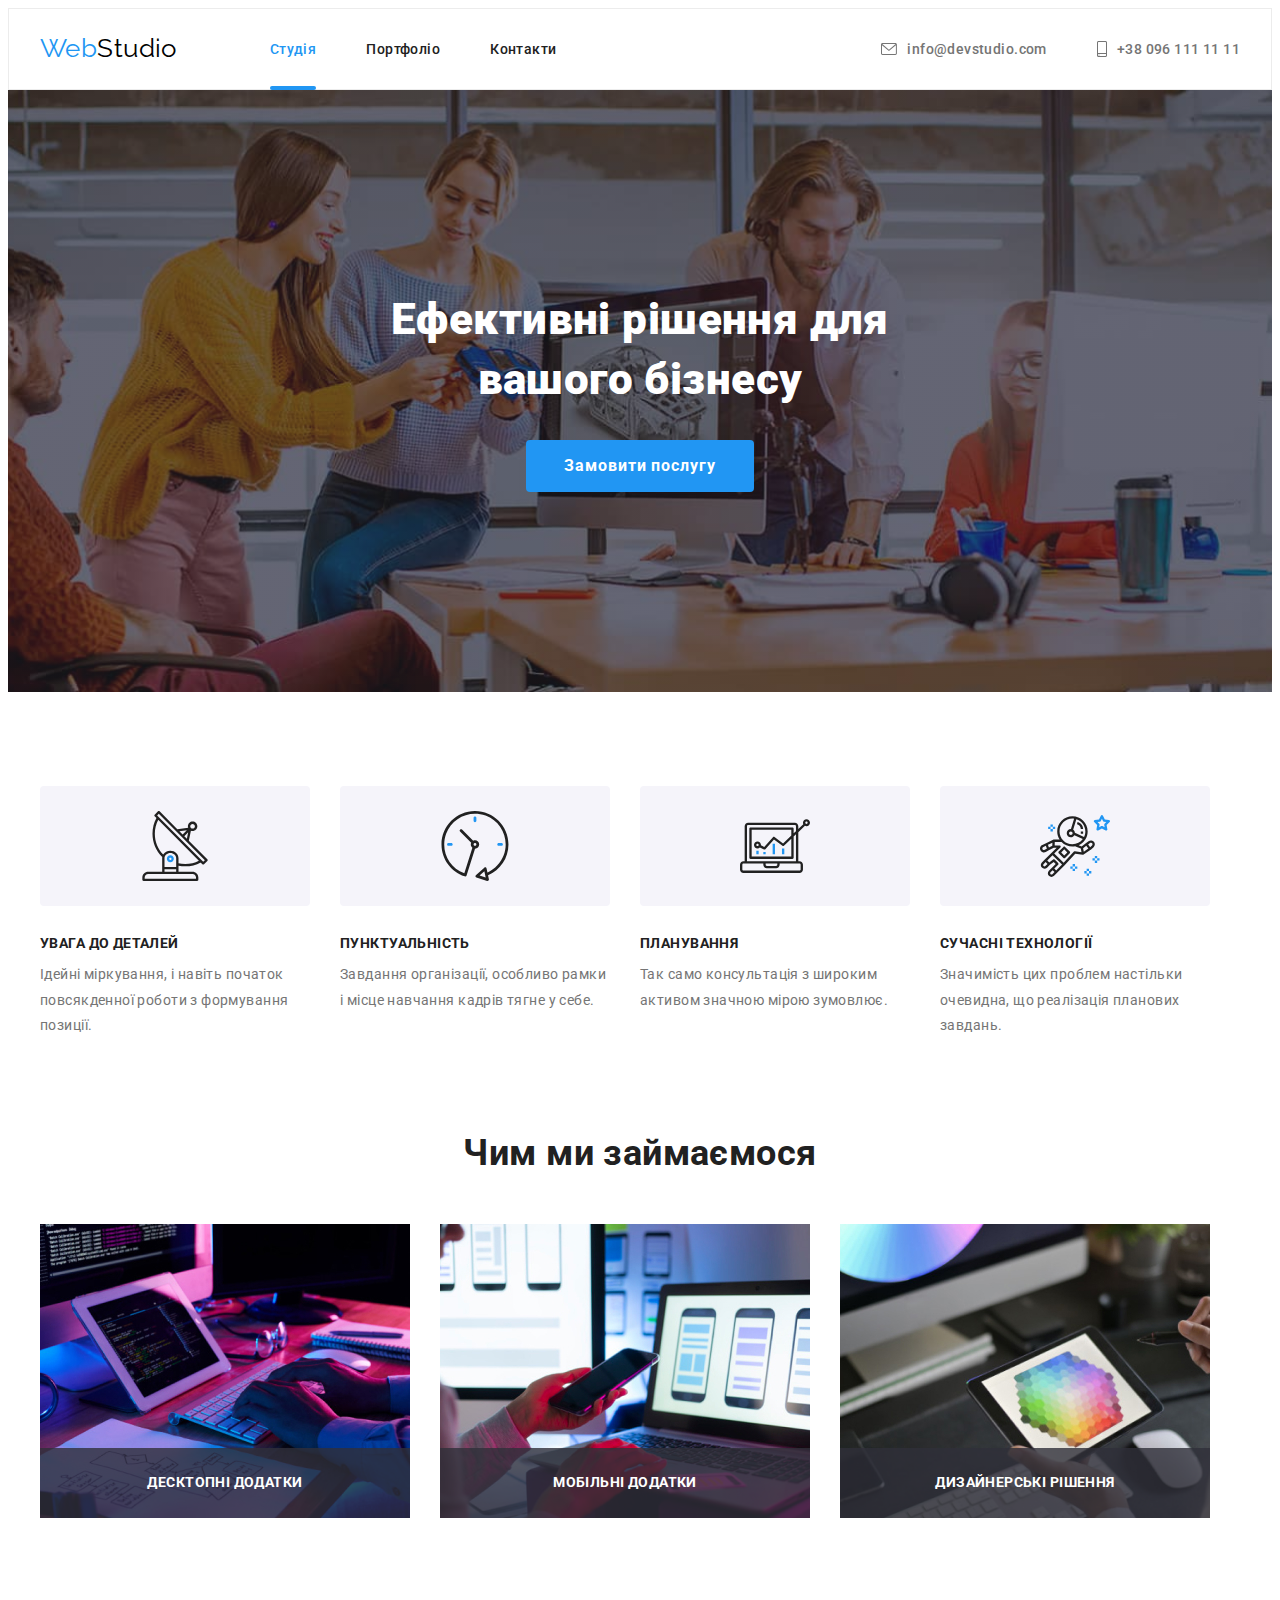
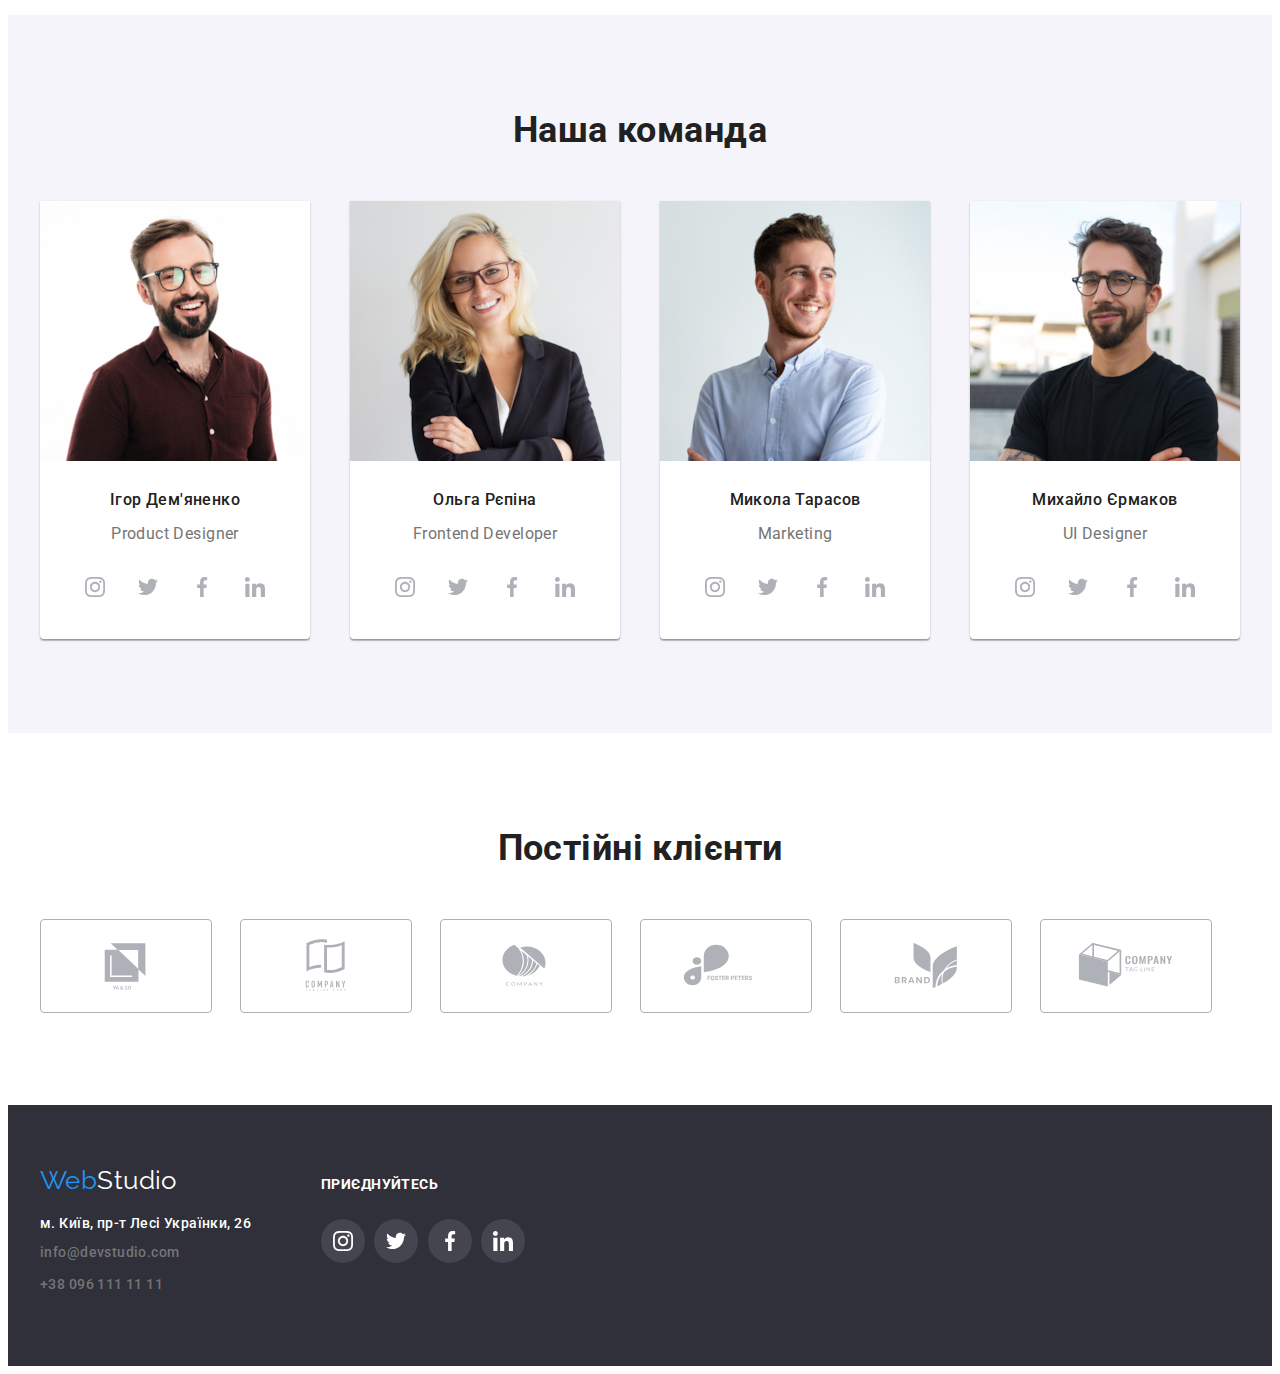
<file: index.html>
<!DOCTYPE html>
<html lang="uk">
  <head>
    <meta charset="UTF-8" />
    <meta http-equiv="X-UA-Compatible" content="IE=edge" />
    <meta name="viewport" content="width=device-width, initial-scale=1.0" />
    <link rel="preconnect" href="https://fonts.googleapis.com" />
    <link rel="preconnect" href="https://fonts.gstatic.com" crossorigin />
    <link
      href="https://fonts.googleapis.com/css2?family=Raleway:wght@700&family=Roboto:wght@400;500;700;900&display=swap"
      rel="stylesheet"
    />
    <link
      rel="stylesheet"
      href="https://cdnjs.cloudflare.com/ajax/libs/modern-normalize/1.1.0/modern-normalize.min.css"
      integrity="sha512-wpPYUAdjBVSE4KJnH1VR1HeZfpl1ub8YT/NKx4PuQ5NmX2tKuGu6U/JRp5y+Y8XG2tV+wKQpNHVUX03MfMFn9Q=="
      crossorigin="anonymous"
      referrerpolicy="no-referrer"
    />
    <link rel="stylesheet" href="./css/styles.css" />
    <title>Document</title>
  </head>

  <body>
<!--Header-->
    <header class="line">
      <div class="container main-nav">
        <a class="logo" href="./index.html" lang="en"
          >Web<span class="logo-studio">Studio</span></a
        >
        <nav>
          <ul class="site-nav">
            <li class="item">
              <a class="current-navigation" href="./index.html"> Студія</a>
            </li>
            <li class="item">
              <a class="navigation" href="./portfolio.html"> Портфоліо</a>
            </li>
            <li class="item">
              <a class="navigation" href="contacts"> Контакти</a>
            </li>
          </ul>
        </nav>
        <ul class="contact-nav">
          <li class="item">
            <a class="contacts" href="mailto:info@devstudio.com">
             <svg width=16 height=12 class="button-icon">
              <use href="./images/icons.svg#mail"></use>
             </svg>
              info@devstudio.com</a>
          </li>
          <li class="item">
            <a class="contacts" href="tel:+380961111111">
              <svg width=10 height=16 class="button-icon">
                <use href="./images/icons.svg#smartphone"></use>
              </svg> +38 096 111 11 11</a>
          </li>
        </ul>
      </div>
    </header>

<!--Main content-->
    <main>
<!--Hero-->
      <section class="hero">
        <h1 class="hero-title">Ефективні рішення для <br />вашого бізнесу</h1>
        <button type="button" class="hero-button" data-modal-open >Замовити послугу</button>
        <div class="backdrop is-hidden" data-modal>
          <div class="modal">
           <button class="modal-close" data-modal-close><svg width="18" height="18">
            <use href="./images/icons.svg#close"></use>
           </svg></button>
          </div>
        </div>
       
      </section>

<!-- Переваги -->
      <section class="sections">
        <div class="container">
          <h2 class="visually-hidden">Переваги</h2>
          <ul class="features-list">
            <li class="item">
              <div class="features-item">
                <svg width="70" height="70" class="features-icon">
                  <use href="./images/icons.svg#antenna"></use>
                </svg></div>
                <h3 class="features">увага до деталей</h3>
                    <p class="features-text">
                 Ідейні міркування, і навіть початок повсякденної роботи з
                 формування позиції.
                   </p>
            </li>
            <li class="item">
             <div class="features-item">
              <svg width="70" height="70" class="features-icon">
                <use href="./images/icons.svg#clock"></use>
              </svg>
             </div> 
             <h3 class="features">пунктуальність</h3>
              <p class="features-text">
                Завдання організації, особливо рамки і місце навчання кадрів
                тягне у себе.
              </p>
            </li>
            <li class="item">
               <div class="features-item">
                <svg width="70" height="70" class="features-icon">
                <use href="./images/icons.svg#diagram"></use>
              </svg></div>
              <h3 class="features">планування</h3>
              <p class="features-text">
                Так само консультація з широким активом значною мірою зумовлює.
              </p>
            </li>
            <li class="item">
              <div class="features-item">
                <svg width="70" height="70" class="features-icon">
                <use href="./images/icons.svg#astronaut"></use>
              </svg></div>
              <h3 class="features">сучасні технології</h3>
              <p class="features-text">
                Значимість цих проблем настільки очевидна, що реалізація
                планових завдань.
              </p>
            </li>
          </ul>
        </div>
      </section>

<!-- Опис діяльності -->
      <section class="sections item-section">
        <div class="container">
          <h2 class="title">Чим ми займаємося</h2>
          <ul class="about-item">
            <li class="item">
              <div class="img-about-item"><img 
                src="./images/feature/desctop.jpg"
                alt="Десктопні додатки"
                width="370"
              />
              <p class="img-text">десктопні додатки</p>
              </div>         
            </li>
            <li class="item">
              <div class="img-about-item"> <img
                src="./images/feature/apps.jpg"
                alt="мобільні додатки"
                width="370"
              />
              <p class="img-text">мобільні додатки</p>
              </div>
            </li>
            <li class="item">
              <div class="img-about-item"><img
                src="./images/feature/design.jpg"
                alt="дизайнерські рішення"
                width="370"
              />
              <p class="img-text">дизайнерські рішення</p>
              </div>
            </li>
          </ul>
        </div>
      </section>

<!--Команда-->
      <section class="sections team-bgc">
        <div class="container">
          <h2 class="title">Наша команда</h2>
          <ul class="about-team">
            <li class="item">
              <img
                src="./images/team/product.jpg"
                alt="Дизайнер продукту"
                width="270"
              />
              <div class="description">
                <h3 class="team">Ігор Дем'яненко</h3>
              <p>Product Designer</p>
            <ul class="team-socials">
              <li class="socials-item"><a class="social-link" href=""><svg class="socials-logo" width="20" height="20" ><use href="./images/icons.svg#instagram"></use></svg></a></li>
              <li class="socials-item"><a class="social-link" href=""><svg class="socials-logo" width="20" height="20"><use href="./images/icons.svg#twitter"></use></svg></a></li>
              <li class="socials-item"><a class="social-link" href=""><svg class="socials-logo" width="20" height="20"><use href="./images/icons.svg#facebook"></use></svg></a></li>
              <li class="socials-item"><a class="social-link" href=""><svg class="socials-logo" width="20" height="20"><use href="./images/icons.svg#linkedin"></use></svg></a></li>
            </ul></div>
            </li>
            <li class="item">
              <img
                src="./images/team/developer.jpg"
                alt="Фронтенд розробник"
                width="270"
              />
             <div class="description"> <h3 class="team">Ольга Рєпіна</h3>
              <p>Frontend Developer</p>
            <ul class="team-socials">
              <li class="socials-item"><a class="social-link" href=""><svg class="socials-logo" width="20" height="20" ><use href="./images/icons.svg#instagram"></use></svg></a></li>
              <li class="socials-item"><a class="social-link" href=""><svg class="socials-logo" width="20" height="20"><use href="./images/icons.svg#twitter"></use></svg></a></li>
              <li class="socials-item"><a class="social-link" href=""><svg class="socials-logo" width="20" height="20"><use href="./images/icons.svg#facebook"></use></svg></a></li>
              <li class="socials-item"><a class="social-link" href=""><svg class="socials-logo" width="20" height="20"><use href="./images/icons.svg#linkedin"></use></svg></a></li>
            </ul></div>
            </li>
            <li class="item">
              <img
                src="./images/team/marketing.jpg"
                alt="Маркетинг"
                width="270"
              />
              <div class="description"> 
                <h3 class="team">Микола Тарасов</h3>
              <p>Marketing</p>
            <ul class="team-socials">
              <li class="socials-item"><a class="social-link" href=""><svg class="socials-logo" width="20" height="20" ><use href="./images/icons.svg#instagram"></use></svg></a></li>
              <li class="socials-item"><a class="social-link" href=""><svg class="socials-logo" width="20" height="20"><use href="./images/icons.svg#twitter"></use></svg></a></li>
              <li class="socials-item"><a class="social-link" href=""><svg class="socials-logo" width="20" height="20"><use href="./images/icons.svg#facebook"></use></svg></a></li>
              <li class="socials-item"><a class="social-link" href=""><svg class="socials-logo" width="20" height="20"><use href="./images/icons.svg#linkedin"></use></svg></a></li>
            </ul></div>
              </li>
            <li class="item">
              <img
                src="./images/team/designer.jpg"
                alt="Дизайнер інтерфейсу"
                width="270"
              />
              <div class="description">
                <h3 class="team">Михайло Єрмаков</h3>
              <p>UI Designer</p>
            <ul class="team-socials">
              <li class="socials-item"><a class="social-link" href=""><svg class="socials-logo" width="20" height="20" ><use href="./images/icons.svg#instagram"></use></svg></a></li>
              <li class="socials-item"><a class="social-link" href=""><svg class="socials-logo" width="20" height="20"><use href="./images/icons.svg#twitter"></use></svg></a></li>
              <li class="socials-item"><a class="social-link" href=""><svg class="socials-logo" width="20" height="20"><use href="./images/icons.svg#facebook"></use></svg></a></li>
              <li class="socials-item"><a class="social-link" href=""><svg class="socials-logo" width="20" height="20"><use href="./images/icons.svg#linkedin"></use></svg></a></li>
            </ul></div>
            </li>
          </ul>
        </div>
      </section>
      <section class="sections">
        <div class="container">
          <h2 class="title">Постійні клієнти</h2>
        <ul class="clients-list">
          <li class="item"><a class="client"><svg class="clients-logo" width="106" height="60" >
            <use href="./images/icons.svg#logo-1"></use>
          </svg></a></li>
          <li class="item"><a class="client"><svg class="clients-logo" width="106" height="60">
            <use href="./images/icons.svg#logo-2"></use>
          </svg></a></li>
          <li class="item"><a class="client"><svg class="clients-logo" width="106" height="60">
            <use href="./images/icons.svg#logo-3"></use>
          </svg></a></li>
          <li class="item"><a class="client"><svg class="clients-logo" width="106" height="60">
            <use href="./images/icons.svg#logo-4"></use>
          </svg></a></li>
          <li class="item"><a class="client"><svg class="clients-logo" width="106" height="60">
            <use href="./images/icons.svg#logo-5"></use>
          </svg></a></li>
          <li class="item"><a class="client"><svg class="clients-logo" width="106" height="60">
            <use href="./images/icons.svg#logo-6"></use>
          </svg></a></li>
        </ul>
      </div>
      </section>
    </main>

<!-- Footer -->
    <footer class="footer">
      <div class="container footer-nav"> 
         <div class="footer-contacts" >  
          <a class="logo footer-logo" href="portfolio.html" lang="en"
          >Web<span class="logo-studio-footer">Studio</span></a>
       <address>
          <ul>
            <li>
              <a class="contact-footer address" href="#"> м. Київ, пр-т Лесі Українки, 26</a>
            </li>
            <li>
              <a class="contact-footer" href="mailto:info@devstudio.com">
                info@devstudio.com</a
              >
            </li>
            <li>
              <a class="contact-footer" href="tel:+380961111111">
                +38 096 111 11 11</a
              >
            </li>
          </ul>
        </address>
      </div> 
        <div class="socials">
          <p class="join">Приєднуйтесь</p>
        <ul class="footer-socials-list">
          <li class="socials-item"><a class="footers-social-link" href="#"><svg class="socials-logo" width="20" height="20" ><use href="./images/icons.svg#instagram"></use></svg></a></li>
          <li class="socials-item"><a class="footers-social-link" href="#"><svg class="socials-logo" width="20" height="20" ><use href="./images/icons.svg#twitter"></use></svg></a></li>
          <li class="socials-item"><a class="footers-social-link" href="#"><svg class="socials-logo" width="20" height="20" ><use href="./images/icons.svg#facebook"></use></svg></a></li>
          <li class="socials-item"><a class="footers-social-link" href="#"><svg class="socials-logo" width="20" height="20" ><use href="./images/icons.svg#linkedin"></use></svg></a></li>
        </ul>
      </div>  
      </div>
    </footer>
    <script src="./js/model.js"></script>
  </body>
</html>
</file>
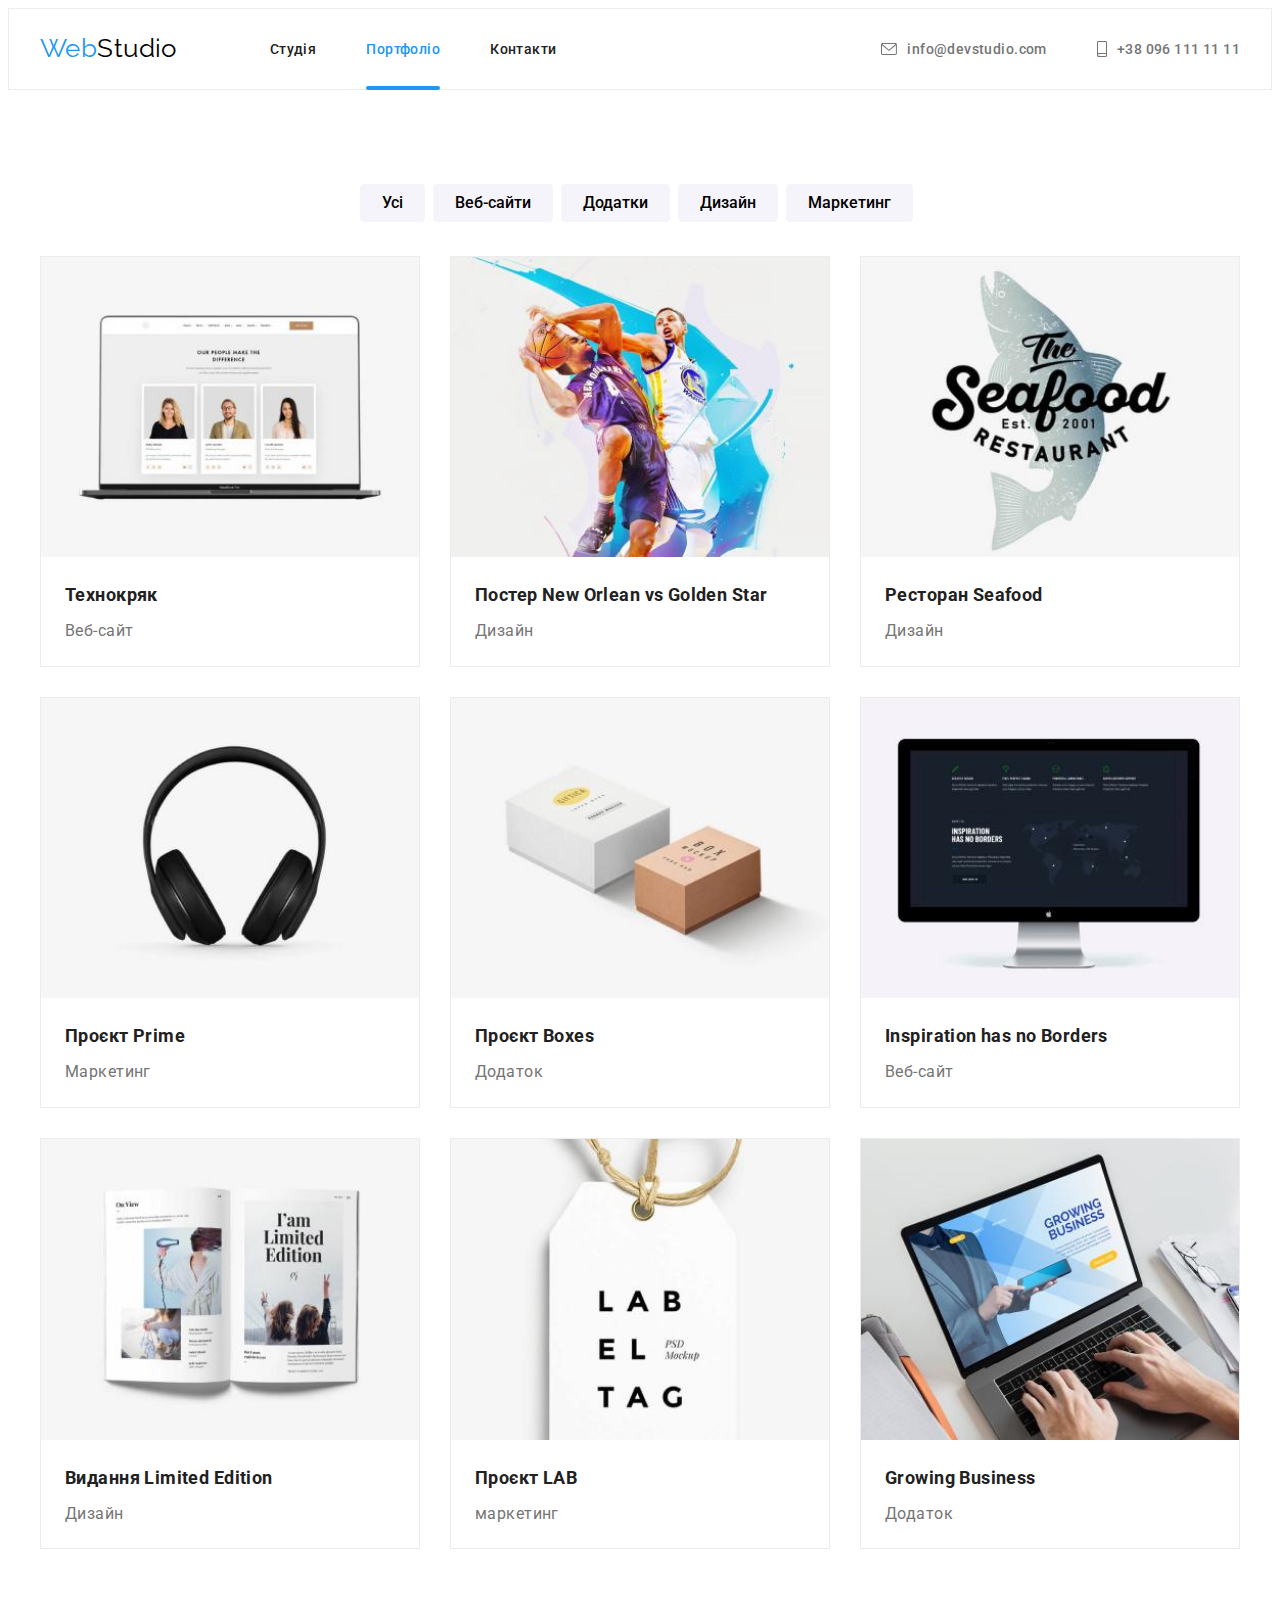
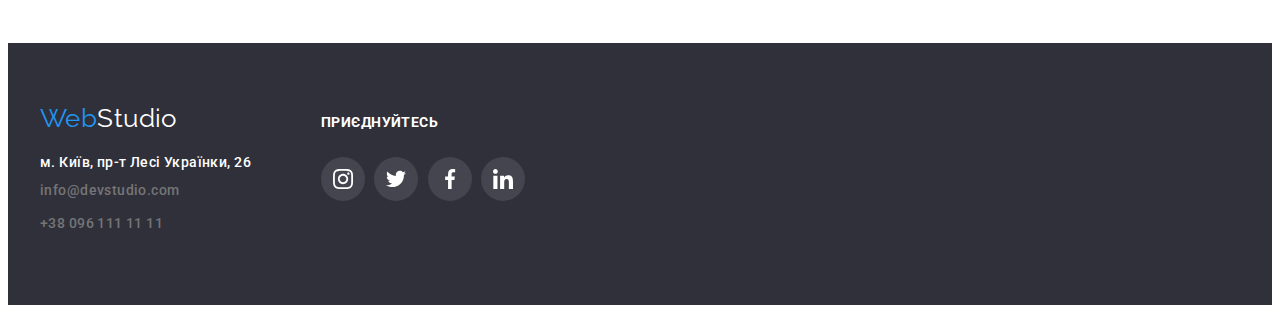
<file: portfolio.html>
<!DOCTYPE html>
<html lang="uk">
  <head>
    <meta charset="UTF-8" />
    <meta http-equiv="X-UA-Compatible" content="IE=edge" />
    <meta name="viewport" content="width=device-width, initial-scale=1.0" />
    <link rel="preconnect" href="https://fonts.googleapis.com" />
    <link rel="preconnect" href="https://fonts.gstatic.com" crossorigin />
    <link
      href="https://fonts.googleapis.com/css2?family=Raleway:wght@700&family=Roboto:wght@400;500;700;900&display=swap"
      rel="stylesheet"
    />
    <link
      rel="stylesheet"
      href="https://cdnjs.cloudflare.com/ajax/libs/modern-normalize/1.1.0/modern-normalize.min.css"
      integrity="sha512-wpPYUAdjBVSE4KJnH1VR1HeZfpl1ub8YT/NKx4PuQ5NmX2tKuGu6U/JRp5y+Y8XG2tV+wKQpNHVUX03MfMFn9Q=="
      crossorigin="anonymous"
      referrerpolicy="no-referrer"
    />
    <link rel="stylesheet" href="./css/styles.css" />
    <title>Портфоліо</title>
  </head>
  <body>
<!--Header-->
    <header class="line">
      <div class="container main-nav">
        <a class="logo" href="./index.html" lang="en"
          >Web<span class="logo-studio">Studio</span></a
        >
        <nav>
          <ul class="site-nav">
            <li class="item">
              <a class="navigation" href="./index.html"> Студія</a>
            </li>
            <li class="item">
              <a class="current-navigation" href="./portfolio.html">
                Портфоліо</a
              >
            </li>
            <li class="item">
              <a class="navigation" href="contacts"> Контакти</a>
            </li>
          </ul>
        </nav>
        <ul class="contact-nav">
          <li class="item">
            <a class="contacts" href="mailto:info@devstudio.com"
              > 
              <svg width=16 height=12 class="button-icon">
              <use href="./images/icons.svg#mail"></use>
             </svg>info@devstudio.com</a
            >
          </li>
          <li class="item">
            <a class="contacts" href="tel:+380961111111"><svg width=10 height=16 class="button-icon">
                <use href="./images/icons.svg#smartphone"></use>
              </svg> +38 096 111 11 11</a>
          </li>
        </ul>
      </div>
    </header>

<!--Main content-->
    <main>
      <section class="sections">
        <div class="container">
          <h1 class="visually-hidden">Портфоліо</h1>
          <ul class="buttons">
            <li><button class="button" type="button">Усі</button></li>
            <li><button class="button" type="button">Веб-сайти</button></li>
            <li><button class="button" type="button">Додатки</button></li>
            <li><button class="button" type="button">Дизайн</button></li>
            <li><button class="button" type="button">Маркетинг</button></li>
          </ul>

<!--Menu-->
          <ul class="cards">
           <li class="box">
            <a  class="box-link" href="#">
                <div class="box-overlay">
                  <img class="box-img"
                  src="./images/portfolio/technokryak.jpg"
                  alt="Макбук"
                  width="370"
                />
                <p class="overlay-text">Ресурс пропонує комплексні пропозиції з різним рівнем функціоналу та сервісів. Все це дозволить відвідувачу отримати вичерпні відомості про компанію чи приватну особу.</p>
              </div>
                <div class="box-content">
                  <h2 class="box-title">Технокряк</h2>
                <p>Веб-сайт</p>
              </div>
            </a>
            </li>
            <li  class="box">
              <a  class="box-link" href="#">
                <div class="box-overlay">
                <img
                  src="./images/portfolio/bascketball-players.jpg"
                  alt="баскетбольні гравці"
                  width="370"
                /> <p class="overlay-text">Ресурс пропонує комплексні пропозиції з різним рівнем функціоналу та сервісів. Все це дозволить відвідувачу отримати вичерпні відомості про компанію чи приватну особу.</p></div>
                <div class="box-content">
                  <h2 class="box-title">Постер New Orlean vs Golden Star</h2>
                <p>Дизайн</p></div></a>
            </li>
            <li class="box">
              <a  class="box-link" href="#">
              <div class="box-overlay">
                <img
                  src="./images/portfolio/seafood-restaurant.jpg"
                  alt="вивіска ресторану"
                  width="370"
                /> <p class="overlay-text">Ресурс пропонує комплексні пропозиції з різним рівнем функціоналу та сервісів. Все це дозволить відвідувачу отримати вичерпні відомості про компанію чи приватну особу.</p></div>
                <div class="box-content">
                  <h2 class="box-title">Ресторан Seafood</h2>
                <p>Дизайн</p></div></a>
            </li>
            <li class="box">
              <a  class="box-link" href="#">
             <div class="box-overlay">
                <img
                  src="./images/portfolio/headphones.jpg"
                  alt="навушники"
                  width="370"
                /> <p class="overlay-text">Ресурс пропонує комплексні пропозиції з різним рівнем функціоналу та сервісів. Все це дозволить відвідувачу отримати вичерпні відомості про компанію чи приватну особу.</p></div>
                <div class="box-content">
                  <h2 class="box-title">Проєкт Prime</h2>
                <p>Маркетинг</p></div></a>
            </li>
            <li class="box">
              <a  class="box-link" href="#">
                <div class="box-overlay">
             <img
                  src="./images/portfolio/boxes.jpg"
                  alt="коробки"
                  width="370"
                /> <p class="overlay-text">Ресурс пропонує комплексні пропозиції з різним рівнем функціоналу та сервісів. Все це дозволить відвідувачу отримати вичерпні відомості про компанію чи приватну особу.</p></div>
                <div class="box-content">
                  <h2 class="box-title">Проєкт Boxes</h2>
                <p>Додаток</p></div></a>
            </li>
            <li class="box">
              <a  class="box-link" href="#">
              <div class="box-overlay">
                <img
                  src="./images/portfolio/mac.jpg"
                  alt="Макінтош"
                  width="370"
                /> <p class="overlay-text">Ресурс пропонує комплексні пропозиції з різним рівнем функціоналу та сервісів. Все це дозволить відвідувачу отримати вичерпні відомості про компанію чи приватну особу.</p></div>
                <div class="box-content">
                  <h2 class="box-title">Inspiration has no Borders</h2>
                <p>Веб-сайт</p></div></a>
            </li>
            <li class="box">
              <a  class="box-link" href="#">
              <div class="box-overlay">
                <img
                  src="./images/portfolio/book.jpg"
                  alt="books"
                  width="370"
                /> <p class="overlay-text">Ресурс пропонує комплексні пропозиції з різним рівнем функціоналу та сервісів. Все це дозволить відвідувачу отримати вичерпні відомості про компанію чи приватну особу.</p></div>
                <div class="box-content">
                  <h2 class="box-title">Видання Limited Edition</h2>
                <p>Дизайн</p></div></a>
            </li>
            <li class="box">
              <a  class="box-link" href="#">
              <div class="box-overlay">
                <img
                  src="./images/portfolio/label.jpg"
                  alt="етикетка"
                  width="370"
                /> <p class="overlay-text">Ресурс пропонує комплексні пропозиції з різним рівнем функціоналу та сервісів. Все це дозволить відвідувачу отримати вичерпні відомості про компанію чи приватну особу.</p></div>
                <div class="box-content">
                  <h2 class="box-title">Проєкт LAB</h2>
                <p>маркетинг</p></div></a>
            </li>
            <li class="box">
              <a  class="box-link" href="#">
              <div class="box-overlay">
                <img
                  src="./images/portfolio/browsing-business.jpg"
                  alt="макбук з бізнес сайтом на екрані"
                  width="370"
                /> <p class="overlay-text">Ресурс пропонує комплексні пропозиції з різним рівнем функціоналу та сервісів. Все це дозволить відвідувачу отримати вичерпні відомості про компанію чи приватну особу.</p></div>
                <div class="box-content">
                  <h2 class="box-title">Growing Business</h2>
                <p>Додаток</p></div></a>
            </li>
          </ul>
        </div>
      </section>
    </main>
    
<!-- Footer -->
     <footer class="footer">
      <div class="container footer-nav"> 
         <div class="footer-contacts" >  
          <a class="logo footer-logo" href="portfolio.html" lang="en"
          >Web<span class="logo-studio-footer">Studio</span></a>
       <address>
          <ul>
            <li>
              <a class="contact-footer address" href="#"> м. Київ, пр-т Лесі Українки, 26</a>
            </li>
            <li>
              <a class="contact-footer" href="mailto:info@devstudio.com">
                info@devstudio.com</a
              >
            </li>
            <li>
              <a class="contact-footer" href="tel:+380961111111">
                +38 096 111 11 11</a
              >
            </li>
          </ul>
        </address>
      </div> 
        <div class="socials">
          <p class="join">Приєднуйтесь</p>
        <ul class="footer-socials-list">
          <li class="socials-item"><a class="footers-social-link" href="#"><svg class="socials-logo" width="20" height="20" ><use href="./images/icons.svg#instagram"></use></svg></a></li>
          <li class="socials-item"><a class="footers-social-link" href="#"><svg class="socials-logo" width="20" height="20" ><use href="./images/icons.svg#twitter"></use></svg></a></li>
          <li class="socials-item"><a class="footers-social-link" href="#"><svg class="socials-logo" width="20" height="20" ><use href="./images/icons.svg#facebook"></use></svg></a></li>
          <li class="socials-item"><a class="footers-social-link" href="#"><svg class="socials-logo" width="20" height="20" ><use href="./images/icons.svg#linkedin"></use></svg></a></li>
        </ul>
      </div>  
      </div>
    </footer>
  </body>
</html>
</file>
<file: css/styles.css>
:root {
  --primary-text-color: #212121;
  --accent-color: #2196f3;
  --primary-white-color: #ffffff;
  --background-color: #2f303a;
  --description-color: #757575;
  --main-line-height: 1.17;
  --main-font-weight: 500;
}

.html{
  box-sizing: border-box;
}

*,
*::before,
*::after{
  box-sizing: inherit;
}

body {
  font-family: "Roboto", sans-serif;
  background-color: var(--primary-white-color);
  color: var(--primary-text-color);

  font-size: 14px;
  letter-spacing: 0.03em;
}


a {
  text-decoration: none;
}

h1,h2,h3,p{
  margin: 0;
}

p{
  font-size: 16px;
  color: var(--description-color);
  line-height: 1.8;
}

ul{
  list-style-type: none;
  margin: 0;
  padding: 0;
}

img{
  display: block; 
  width: 100%; 
  height: auto;
}

.container{

  width: 1200px;
  padding-left: 15px;
  padding-right: 15px;
  margin-left: auto;
  margin-right: auto;
}

.sections{
  padding-top: 94px;
  padding-bottom: 94px;
}

.main-nav{
  display: flex;
  align-items: center;
}

.line{
  border: 1px solid #ECECEC;
}

.logo {
  padding-top: 24px;
  padding-bottom: 25px;

  font-family: "Raleway", sans-serif;
  color: var(--accent-color);
  font-size: 26px;
  line-height: var(--main-line-height);
  
}

.logo-studio {
  font-family: "Raleway", sans-serif;
  color: #000000;
  font-size: 26px;
  line-height: var(--main-line-height);
}

.site-nav .item + .item{
  margin-left: 50px;
}

.site-nav{
  display: flex;
  margin-left: 93px;
}

.button-icon{
  vertical-align: middle;
  margin-right: 10px;
  fill:currentColor;
}

.contacts {
  display: flex;
  padding-top: 32px;
  padding-bottom: 32px;
  align-items: center;

  color: var(--description-color);
  line-height: var(--main-line-height);
  font-weight: var(--main-font-weight);
  font-style: normal;
  transition-property: color;
  transition: transform 250ms cubic-bezier(0.4, 0, 0.2, 1);
}

.contacts:hover,
.contacts:focus {
  color: var(--accent-color);
  
}

.contact-nav{
  display: flex;
  margin-left: auto;
}

.contact-nav .item + .item {
  margin-left: 50px;
}

.navigation {
  display: flex;
  padding-top: 32px;
  padding-bottom: 32px;

  color: var(--primary-text-color);
  line-height: var(--main-line-height);
  font-weight: var(--main-font-weight);
  transition-property: color;
  transition: transform 250ms cubic-bezier(0.4, 0, 0.2, 1);
}

.navigation:hover,
.navigation:focus {
  color: var(--accent-color);
 
}

.current-navigation {
  position: relative;
  display: flex;
  padding-top: 32px;
  padding-bottom: 32px;

  color: var(--accent-color);
  font-weight: var(--main-font-weight);

}

.current-navigation::after{
  content: "";
  
  position: absolute;
  bottom: -1px;
  
  display: block;
  width: 100%;
  height: 4px;
  background-color: var(--accent-color);
  border-radius: 2px;

}

.buttons{
  justify-content: center;
  display: flex;
  margin-bottom: 34px;
}

.button {
  margin-right: 8px;
  cursor: pointer;
  padding: 6px 22px;

  font-family: inherit;
  font-weight: var(--main-font-weight);
  font-size: 16px;
  line-height: 1.6;
  text-align: center;

  background: #f5f4fa;
  border-radius: 4px;
  border: none; 
  transition-property: background-color;
  transition: transform 250ms cubic-bezier(0.4, 0, 0.2, 1);
  
}

.button:hover,
.button:focus {
  color: var(--primary-white-color);
  background: var(--accent-color);
  box-shadow: 0px 3px 1px rgba(0, 0, 0, 0.1), 0px 1px 2px rgba(0, 0, 0, 0.08), 0px 2px 2px rgba(0, 0, 0, 0.12);
  border-radius: 4px;
 
}

.hero {
  text-align: center;
  margin: 0 auto;
  max-width: 1600px;
  padding-top: 200px;
  padding-bottom: 200px;

  background: #C4C4C4;
  background-image: linear-gradient( to right ,
    rgba(47,48,58,0.4),
    rgba(47, 48, 58, 0.4)),
    url(../images/hero-bcg.jpg);
  background-repeat: no-repeat;
  background-position: center;
  background-size: cover;


}

.hero-title {
  
  margin: auto;
  margin-bottom: 30px;
  
  width: 696px;
  height: 120px;
  left: 452px;
  top: 280px;

  color: var(--primary-white-color);
  font-weight: 900;
  font-size: 44px;
  line-height: 1.36;
}


.hero-button {
  display: inline-flex;
  align-items: center;
  justify-content: center;
  cursor: pointer;
  text-align: center;

  color: var(--primary-white-color);
  font-family: inherit;
  font-weight: 700;
  font-size: 16px;
  line-height: 1.8;
  letter-spacing: 0.06em;

  background: #2196f3;
  border-radius: 4px;
  border: none;
  min-width: 216px;
  height: 50px;
  transition-property: background-color;
  transition: transform 250ms cubic-bezier(0.4, 0, 0.2, 1);
}

.hero-button:hover,
.hero-button:focus {
  background: #188ce8;
  box-shadow: 0px 4px 4px rgba(0, 0, 0, 0.15);
  
}

.backdrop{
  position: fixed;
  top: 0;
  left: 0;
  width: 100%;
  height: 100%;

  background-color: rgba(0, 0, 0, 0.2);
  opacity: 1;
  visibility: visible;
  transition: opacity 250ms cubic-bezier(0.4, 0, 0.2, 1),visibility 250ms cubic-bezier(0.4, 0, 0.2, 1);
}

.backdrop.is-hidden{
  visibility: hidden;
  opacity: 0;
  pointer-events: none;
}

.modal{
  position: absolute;
  top: 50%;
  left: 50%;
  transform: translate(-50%,-50%);
 
  width: 528px;
  height: 581px;
  
  background-color: #fff;
}

.modal-close {
  cursor: pointer;
  position: absolute;
  top: 8px;
  right: 8px;
  width: 30px;
  height: 30px;

  display: flex;
  align-items: center;
  justify-content: center;
  padding: 0;

  background: var(--primary-white-color);
  border: 1px solid rgba(0, 0, 0, 0.1);
  border-radius: 50%;
  transition-property: background-color;
  transition: transform 250ms cubic-bezier(0.4, 0, 0.2, 1);
}

.modal-close:hover,
.modal-close:focus{
  background-color: var(--accent-color);
}

.cards {
  display: flex;
  flex-wrap: wrap;
  gap: 30px;
}

.box {
  position: relative;

  border: 1px solid #ECECEC;
  flex: 1 1 calc(33.33% - 30px);
  box-sizing: border-box;
  
  line-height: 1.8;
}

.box-title {
  margin-bottom: 4px;

  color: var(--primary-text-color);
  font-size: 18px;
  line-height: 2;
}

.box-link{
  display: block;
  transition-property: box-shadow;
  transition: transform 250ms cubic-bezier(0.4, 0, 0.2, 1);
}


.box-link:hover,
.box-link:focus {
  box-shadow: 0px 3px 1px rgba(0, 0, 0, 0.1), 0px 1px 2px rgba(0, 0, 0, 0.08), 0px 2px 2px rgba(0, 0, 0, 0.12);
}

.box-img{
  display: block;
}

.box-overlay{
  position: relative;
  overflow: hidden;
}

.overlay-text{
  position: absolute;
  top: 0;
  left: 0;
  padding-top: 63px;
  padding-right: 24px;
  padding-bottom: 63px;
  padding-left: 24px;
  width: 100%;
  height: 100%;

  background: rgba(33, 150, 243, 0.9);
  font-size: 18px;
  line-height: 1.56;
  color: var(--primary-white-color);

 
  transform: translateY(100%);
  opacity: 0;
  transition-property: transform,opasity;
  transition: transform 250ms cubic-bezier(0.4, 0, 0.2, 1),
              opacity 250ms cubic-bezier(0.4, 0, 0.2, 1);
}

.box-link:hover .overlay-text,
.box-link:focus .overlay-text {
 transform: translateY(0%);
 opacity: 1;
}


.box-content{
  margin-left: 0;
  padding-top: 20px;
  padding-right: 24px;
  padding-bottom: 20px;
  padding-left: 24px;
}

.title {
  text-align: center;
  margin-bottom: 50px;
  font-size: 36px;
  line-height: var(--main-line-height);
}

.features-list{
  display: inline-flex;
  flex-wrap: wrap;
  justify-content: space-between;
}

.features-list .item{
  margin-right: 30px;
  width: 270px;
}

.features-list .item:last-child{
  margin-right: 0;
}

.features {
  margin: 0;
  margin-bottom: 10px;

  font-size: 14px;
  line-height: 1.14;
  text-transform: uppercase;
}

.features-item{
  display: flex;
  justify-content: center;
 
  width: 270px;
  height: 120px;
  margin-bottom: 30px;

  background-color: #F5F4FA;
  border-radius: 4px;
}

.features-icon{
  margin-top: 25px;
  margin-bottom: 25px;
}

.features-text{
  font-size: 14px;
}

.about-item{
  display: inline-flex;
  justify-content: center;
}

.about-item .item{
  display: block;
  width: 370px;
  margin-right: 30px;
}

.about-item .item:last-child{
  margin-right: 0;
}

.img-about-item{
  position: relative;
  display: block;
}

.img-text{
  position: absolute;
  display: flex;
  align-items: center;
  justify-content: center;
  width: 100%;
  height: 70px;
  left: 0;
  bottom: 0px;

  font-weight: 700;
  font-size: 14px;
  line-height: 1.14px;
  text-align: center;
  letter-spacing: 0.03em;
  text-transform: uppercase;
  
  background: rgba(47, 48, 58, 0.8);
  color: var(--primary-white-color);
}

.item-section{
  padding-top: 0;
}

.about-team {
  display: flex;
  justify-content: center;
  text-align: center;
}

.about-team .item{
  margin-right: 40px;
  width: 270px;

  background-color: var(--primary-white-color);
  box-shadow: 0px 1px 3px rgba(0, 0, 0, 0.12), 0px 1px 1px rgba(0, 0, 0, 0.14), 0px 2px 1px rgba(0, 0, 0, 0.2);
  border-radius: 0px 0px 4px 4px;
}

.about-team .item:last-child{
  margin-right: 0;
}

.description{
  padding-top: 30px;
  padding-bottom: 30px;
}

.team-bgc{
  background: #f5f4fa;
}

.team {
  margin-bottom: 10px;
  font-weight: var(--main-font-weight);
  font-size: 16px;
  line-height: var(--main-line-height);
}

.team-socials{
  display: inline-flex;
  width: 204px;
  margin-top: 16px;
  justify-content: space-between;
}

.socials-item{
  width: 44px;
  height: 44px;
}

.socials-item:last-child{
  margin-right: 0;
}

.social-link{
  width:100%;
  height:100%;
  display: flex;
  align-items: center;
  justify-content: center;
  background-color: var(--primary-white-color);
  border-radius: 50%;
  fill: #AFB1B8;
  color:var(--primary-white-color); 
  transition-property: background-color;
  transition: transform 250ms cubic-bezier(0.4, 0, 0.2, 1);
}

.socials-logo{
  width: 20px;
  height: 20px;
}

.social-link:hover,
.social-link:focus{
  fill:currentColor;
  background-color: var(--accent-color);
 
}


.clients-list{
  display: inline-flex;
}

.clients-list .item{
  width: 170px;
  height: 92px;
  margin-right: 30px;
}

.clients-list .item:last-child{
  margin-right: 0;
}


.client{
  display: flex;
  width: 100%;
  height: 100%;
  align-items: center;
  justify-content: center;
  
  border: 1px solid #AFB1B8;
  border-radius: 4px;
  fill:#AFB1B8;
  color:var(--accent-color);
  transition-property: fill,border-color;
  transition: transform 250ms cubic-bezier(0.4, 0, 0.2, 1);
}

.client:hover,
.client:focus{
  fill:currentColor;
  border-color: var(--accent-color);
  
}

.visually-hidden {
  position: absolute;
  white-space: nowrap;
  width: 1px;
  height: 1px;
  overflow: hidden;
  border: 0;
  padding: 0;
  clip: rect(0 0 0 0);
  clip-path: inset(50%);
  margin: -1px;
}

.footer {
  display: flex;
  align-items: center;
  padding-top: 60px;
  padding-bottom: 60px;

  font-size: 14px;
  line-height: var(--main-line-height);
  background-color: var(--background-color);
}
.footer-nav{
  display: flex;
  align-items: baseline;
}

.contact-footer{
  display: inline-block;
  margin-bottom: 9px;
  
  color: var(--description-color);
  line-height: 1.71;  
  font-weight: var(--main-font-weight);
  font-style: normal;
}

.footer-logo{
  display: inline-block;
  padding-top: 0;
  padding-bottom: 0;
  margin-bottom: 20px;
}

.logo-studio-footer {
  color: var(--primary-white-color);
}

.address {
  margin-bottom: 9px;

  font-style: normal;
  color: var(--primary-white-color);
  line-height: var(--main-line-height); 
  transition-property: color;
  transition: transform 250ms cubic-bezier(0.4, 0, 0.2, 1);
}

.address:hover,
.address:focus {
  color: var(--accent-color);
 
}

.join{
  margin-bottom: 10px;

  text-transform: uppercase;
  font-weight: 700;
  font-size: 14px;
  line-height: 1.14;
  letter-spacing: 0.03em;
  
  color: var(--primary-white-color);
}

.footer-socials-list{
  display: inline-flex;
  width: 204px;
  margin-top: 16px;
  justify-content: space-between;
  
}

.footers-social-link{
  width: 100%;
  height: 100%;
  display: flex;
  align-items: center;
  justify-content: center;
  background-color: rgba(255,255,255,10%);
  border-radius: 50%;

  fill:var(--primary-white-color);
  transition-property: background-color;
  transition: transform 250ms cubic-bezier(0.4, 0, 0.2, 1);
}

.footers-social-link:hover,
.footers-social-link:focus{
  background-color: var(--accent-color);
  
}


.socials{
  display: inline-block;
  margin-left: 70px;
}
</file>
